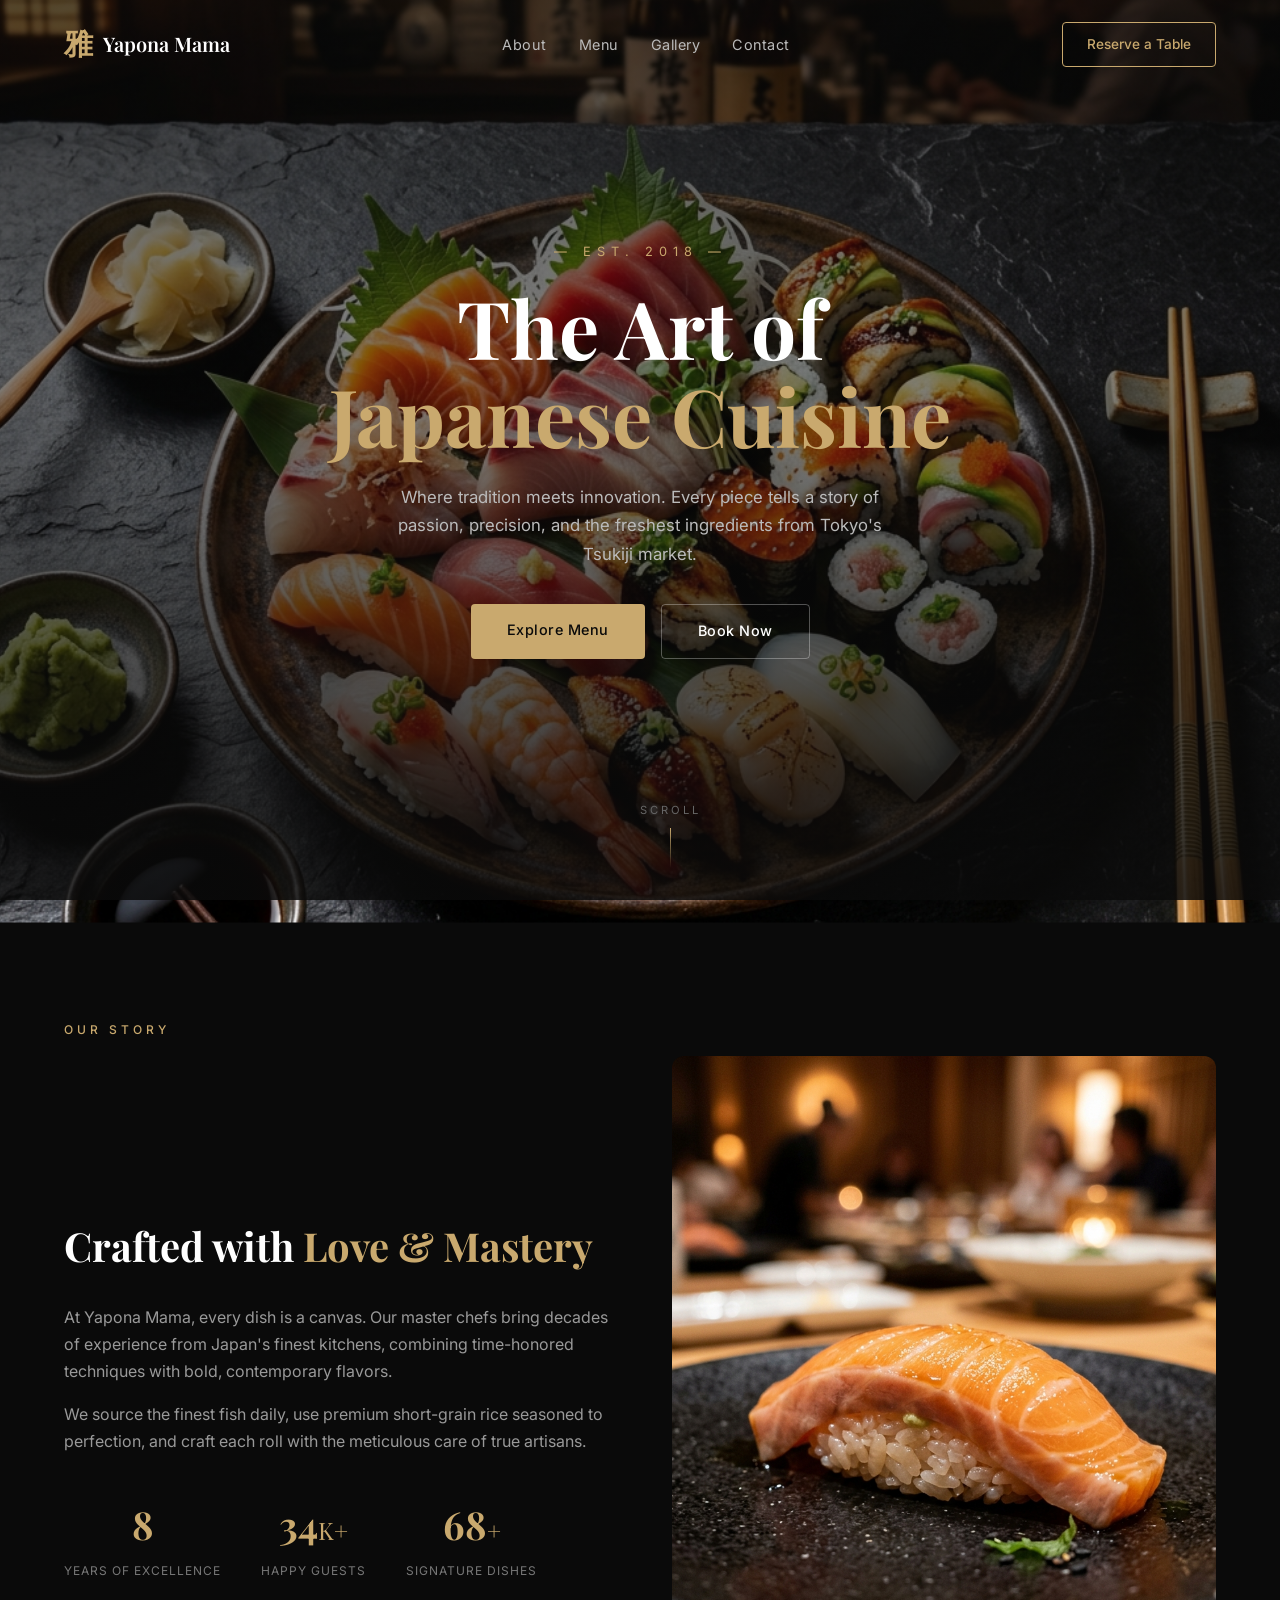
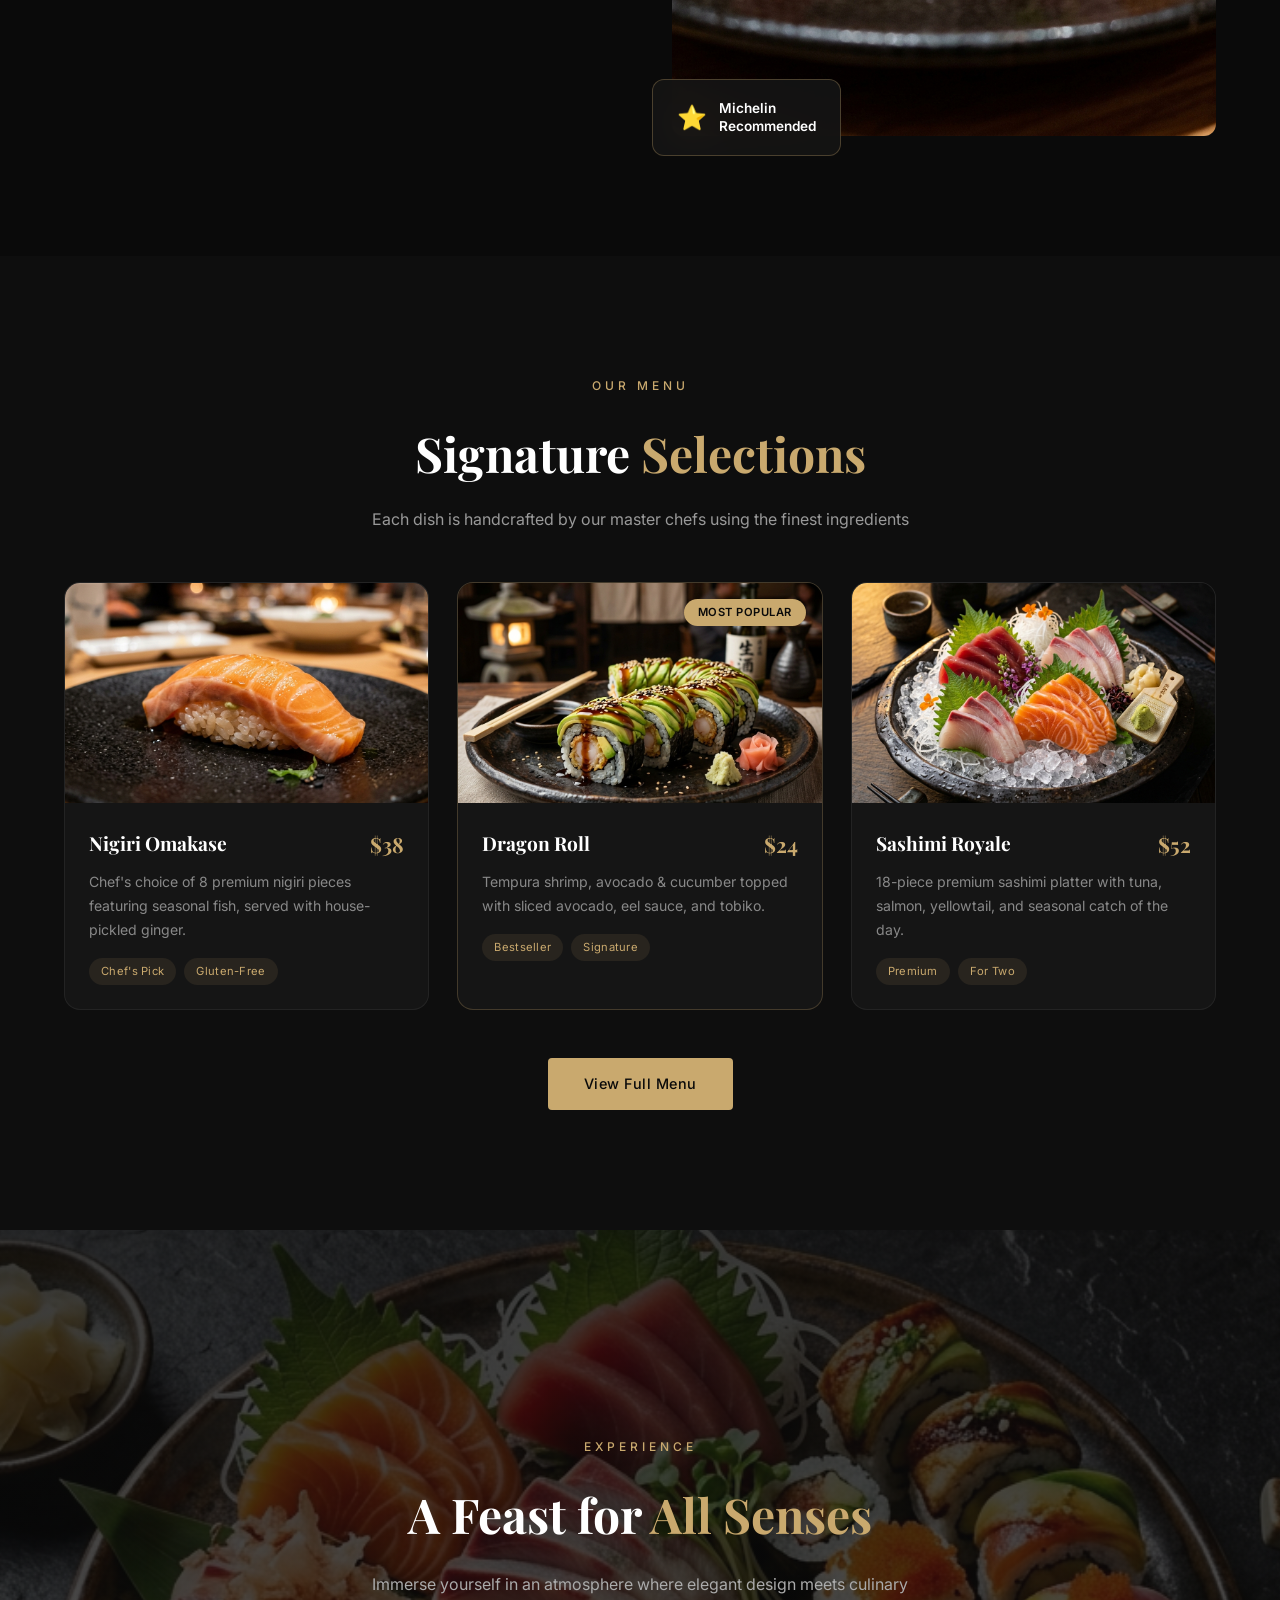
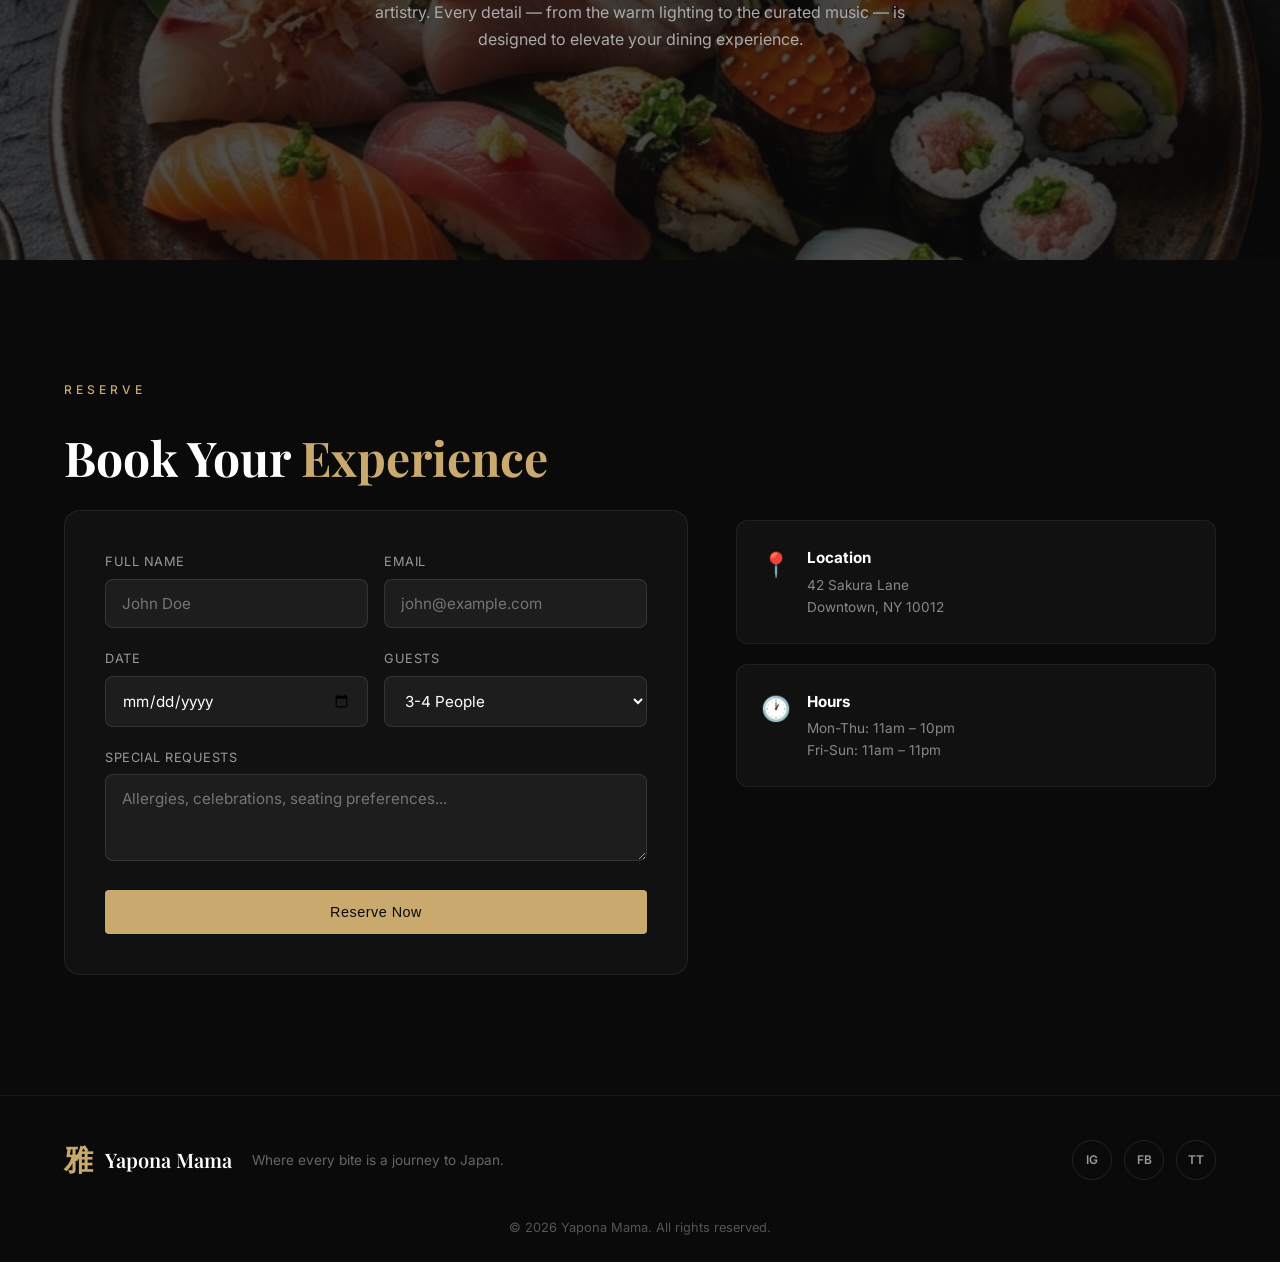
<file: index.html>
<!DOCTYPE html>
<html lang="en">
<head>
    <meta charset="UTF-8">
    <meta name="viewport" content="width=device-width, initial-scale=1.0">
    <meta name="description" content="Yapona Mama — Premium sushi & Japanese cuisine. Fresh ingredients, authentic recipes, unforgettable taste.">
    <title>Yapona Mama — Premium Sushi & Japanese Cuisine</title>
    <link rel="preconnect" href="https://fonts.googleapis.com">
    <link href="https://fonts.googleapis.com/css2?family=Playfair+Display:wght@400;600;700&family=Inter:wght@300;400;500;600&display=swap" rel="stylesheet">
    <link rel="stylesheet" href="style.css">
</head>
<body>
    <!-- Navigation -->
    <nav id="navbar">
        <div class="nav-container">
            <a href="#hero" class="logo">
                <span class="logo-jp">雅</span>
                <span class="logo-text">Yapona Mama</span>
            </a>
            <ul class="nav-links" id="navLinks">
                <li><a href="#about">About</a></li>
                <li><a href="#menu">Menu</a></li>
                <li><a href="#gallery">Gallery</a></li>
                <li><a href="#contact">Contact</a></li>
            </ul>
            <a href="#contact" class="nav-cta">Reserve a Table</a>
            <button class="hamburger" id="hamburger" aria-label="Toggle menu"> 
                <span></span><span></span><span></span>
            </button>
        </div>
    </nav>

    <!-- Hero Section -->
    <section id="hero">
        <div class="hero-bg">
            <img src="images/hero.png" alt="Premium sushi platter" />
        </div>
        <div class="hero-overlay"></div>
        <div class="hero-content">
            <p class="hero-tagline">— Est. 2018 —</p>
            <h1>The Art of<br><span class="highlight">Japanese Cuisine</span></h1>
            <p class="hero-desc">Where tradition meets innovation. Every piece tells a story of passion, precision, and the freshest ingredients from Tokyo's Tsukiji market.</p>
            <div class="hero-buttons">
                <a href="#menu" class="btn btn-primary">Explore Menu</a>
                <a href="#contact" class="btn btn-outline">Book Now</a>
            </div>
        </div>
        <div class="scroll-indicator">
            <span>Scroll</span>
            <div class="scroll-line"></div>
        </div>
    </section>

    <!-- About Section -->
    <section id="about">
        <div class="container">
            <div class="section-label">Our Story</div>
            <div class="about-grid">
                <div class="about-text">
                    <h2>Crafted with <span class="highlight">Love & Mastery</span></h2>
                    <p>At Yapona Mama, every dish is a canvas. Our master chefs bring decades of experience from Japan's finest kitchens, combining time-honored techniques with bold, contemporary flavors.</p>
                    <p>We source the finest fish daily, use premium short-grain rice seasoned to perfection, and craft each roll with the meticulous care of true artisans.</p>
                    <div class="stats-row">
                        <div class="stat">
                            <span class="stat-number" data-target="8">0</span>
                            <span class="stat-label">Years of Excellence</span>
                        </div>
                        <div class="stat">
                            <span class="stat-number" data-target="50">0</span><span class="stat-suffix">K+</span>
                            <span class="stat-label">Happy Guests</span>
                        </div>
                        <div class="stat">
                            <span class="stat-number" data-target="120">0</span><span class="stat-suffix">+</span>
                            <span class="stat-label">Signature Dishes</span>
                        </div>
                    </div>
                </div>
                <div class="about-image">
                    <img src="images/nigiri.png" alt="Fresh nigiri sushi" />
                    <div class="about-badge">
                        <span class="badge-icon">⭐</span>
                        <span>Michelin<br>Recommended</span>
                    </div>
                </div>
            </div>
        </div>
    </section>

    <!-- Menu Section -->
    <section id="menu">
        <div class="container">
            <div class="section-label">Our Menu</div>
            <h2 class="section-title">Signature <span class="highlight">Selections</span></h2>
            <p class="section-subtitle">Each dish is handcrafted by our master chefs using the finest ingredients</p>
            <div class="menu-grid">
                <div class="menu-card">
                    <div class="menu-card-img"><img src="images/nigiri.png" alt="Nigiri Selection"/></div>
                    <div class="menu-card-body">
                        <div class="menu-card-header">
                            <h3>Nigiri Omakase</h3>
                            <span class="price">$38</span>
                        </div>
                        <p>Chef's choice of 8 premium nigiri pieces featuring seasonal fish, served with house-pickled ginger.</p>
                        <div class="menu-tags"><span>Chef's Pick</span><span>Gluten-Free</span></div>
                    </div>
                </div>
                <div class="menu-card featured">
                    <div class="menu-card-badge">Most Popular</div>
                    <div class="menu-card-img"><img src="images/maki.png" alt="Dragon Roll"/></div>
                    <div class="menu-card-body">
                        <div class="menu-card-header">
                            <h3>Dragon Roll</h3>
                            <span class="price">$24</span>
                        </div>
                        <p>Tempura shrimp, avocado & cucumber topped with sliced avocado, eel sauce, and tobiko.</p>
                        <div class="menu-tags"><span>Bestseller</span><span>Signature</span></div>
                    </div>
                </div>
                <div class="menu-card">
                    <div class="menu-card-img"><img src="images/sashimi.png" alt="Sashimi Platter"/></div>
                    <div class="menu-card-body">
                        <div class="menu-card-header">
                            <h3>Sashimi Royale</h3>
                            <span class="price">$52</span>
                        </div>
                        <p>18-piece premium sashimi platter with tuna, salmon, yellowtail, and seasonal catch of the day.</p>
                        <div class="menu-tags"><span>Premium</span><span>For Two</span></div>
                    </div>
                </div>
            </div>
            <div class="menu-cta">
                <a href="#" class="btn btn-primary">View Full Menu</a>
            </div>
        </div>
    </section>

    <!-- Gallery / Parallax -->
    <section id="gallery">
        <div class="gallery-parallax">
            <img src="images/hero.png" alt="Sushi gallery" />
        </div>
        <div class="gallery-overlay"></div>
        <div class="gallery-content">
            <div class="section-label light">Experience</div>
            <h2>A Feast for <span class="highlight">All Senses</span></h2>
            <p>Immerse yourself in an atmosphere where elegant design meets culinary artistry. Every detail — from the warm lighting to the curated music — is designed to elevate your dining experience.</p>
        </div>
    </section>

    <!-- Contact / Reservation Section -->
    <section id="contact">
        <div class="container">
            <div class="section-label">Reserve</div>
            <h2 class="section-title">Book Your <span class="highlight">Experience</span></h2>
            <div class="contact-grid">
                <form class="reservation-form" id="reservationForm">
                    <div class="form-row">
                        <div class="form-group">
                            <label for="name">Full Name</label>
                            <input type="text" id="name" placeholder="John Doe" required />
                        </div>
                        <div class="form-group">
                            <label for="email">Email</label>
                            <input type="email" id="email" placeholder="john@example.com" required />
                        </div>
                    </div>
                    <div class="form-row">
                        <div class="form-group">
                            <label for="date">Date</label>
                            <input type="date" id="date" required />
                        </div>
                        <div class="form-group">
                            <label for="guests">Guests</label>
                            <select id="guests">
                                <option>1 Person</option>
                                <option>2 People</option>
                                <option selected>3-4 People</option>
                                <option>5-6 People</option>
                                <option>7+ People</option>
                            </select>
                        </div>
                    </div>
                    <div class="form-group">
                        <label for="message">Special Requests</label>
                        <textarea id="message" rows="3" placeholder="Allergies, celebrations, seating preferences..."></textarea>
                    </div>
                    <button type="submit" class="btn btn-primary btn-full">Reserve Now</button>
                </form>
                <div class="contact-info">
                    <div class="info-card">
                        <div class="info-icon">📍</div>
                        <div><h4>Location</h4><p>42 Sakura Lane<br>Downtown, NY 10012</p></div>
                    </div>
                    <div class="info-card">
                        <div class="info-icon">🕐</div>
                        <div><h4>Hours</h4><p>Mon-Thu: 11am – 10pm<br>Fri-Sun: 11am – 11pm</p></div>
                    </div>
                    <div class="info-card">
                        <div class="info-icon">📞</div>
                        <div><h4>Contact</h4><p>+1 (555) 012-3456<br>hello@yaponamama.com</p></div>
                    </div>
                </div>
            </div>
        </div>
    </section>

    <!-- Footer -->
    <footer id="footer">
        <div class="container">
            <div class="footer-top">
                <div class="footer-brand">
                    <span class="logo-jp">雅</span>
                    <span class="logo-text">Yapona Mama</span>
                    <p>Where every bite is a journey to Japan.</p>
                </div>
                <div class="footer-social">
                    <a href="#" aria-label="Instagram">IG</a>
                    <a href="#" aria-label="Facebook">FB</a>
                    <a href="#" aria-label="TikTok">TT</a>
                </div>
            </div>
            <div class="footer-bottom">
                <p>&copy; 2026 Yapona Mama. All rights reserved.</p>
            </div>
        </div>
    </footer>

    <script src="script.js"></script>
</body>
</html>
</file>
<file: style.css>
/* ===== Reset & Base ===== */
*, *::before, *::after { margin: 0; padding: 0; box-sizing: border-box; }
html { scroll-behavior: smooth; }
body {
    font-family: 'Inter', sans-serif;
    background: #0a0a0a;
    color: #e0ddd5;
    overflow-x: hidden;
    line-height: 1.7;
}
a { text-decoration: none; color: inherit; }
img { max-width: 100%; display: block; }
.container { max-width: 1200px; margin: 0 auto; padding: 0 24px; }
.highlight { color: #c9a96e; }
.section-label {
    font-size: 0.75rem; letter-spacing: 4px; text-transform: uppercase;
    color: #c9a96e; margin-bottom: 16px; font-weight: 500;
}
.section-label.light { color: #c9a96e; }
.section-title { font-family: 'Playfair Display', serif; font-size: clamp(2rem, 5vw, 3rem); margin-bottom: 12px; color: #fff; }
.section-subtitle { color: #999; max-width: 540px; margin: 0 auto 48px; text-align: center; }

/* ===== Navbar ===== */
#navbar {
    position: fixed; top: 0; left: 0; width: 100%; z-index: 1000;
    padding: 20px 0; transition: all 0.4s ease;
}
#navbar.scrolled {
    background: rgba(10,10,10,0.92); backdrop-filter: blur(20px);
    padding: 12px 0; box-shadow: 0 2px 40px rgba(0,0,0,0.5);
}
.nav-container {
    max-width: 1200px; margin: 0 auto; padding: 0 24px;
    display: flex; align-items: center; justify-content: space-between;
}
.logo { display: flex; align-items: center; gap: 10px; }
.logo-jp { font-size: 1.8rem; color: #c9a96e; font-weight: 700; }
.logo-text { font-family: 'Playfair Display', serif; font-size: 1.25rem; color: #fff; font-weight: 600; }
.nav-links { display: flex; list-style: none; gap: 32px; }
.nav-links a {
    font-size: 0.9rem; font-weight: 400; color: #bbb; letter-spacing: 0.5px;
    transition: color 0.3s; position: relative;
}
.nav-links a::after {
    content: ''; position: absolute; bottom: -4px; left: 0; width: 0;
    height: 1px; background: #c9a96e; transition: width 0.3s;
}
.nav-links a:hover { color: #fff; }
.nav-links a:hover::after { width: 100%; }
.nav-cta {
    font-size: 0.85rem; padding: 10px 24px; border: 1px solid #c9a96e;
    color: #c9a96e; border-radius: 4px; transition: all 0.3s; font-weight: 500;
}
.nav-cta:hover { background: #c9a96e; color: #0a0a0a; }
.hamburger { display: none; background: none; border: none; cursor: pointer; flex-direction: column; gap: 5px; }
.hamburger span { display: block; width: 24px; height: 2px; background: #fff; transition: all 0.3s; }

/* ===== Hero ===== */
#hero {
    position: relative; height: 100vh; min-height: 600px;
    display: flex; align-items: center; justify-content: center; text-align: center;
}
.hero-bg { position: absolute; inset: 0; }
.hero-bg img { width: 100%; height: 100%; object-fit: cover; transform: scale(1.05); }
.hero-overlay {
    position: absolute; inset: 0;
    background: linear-gradient(to bottom, rgba(10,10,10,0.7) 0%, rgba(10,10,10,0.5) 40%, rgba(10,10,10,0.85) 100%);
}
.hero-content { position: relative; z-index: 2; max-width: 720px; padding: 0 24px; }
.hero-tagline {
    font-size: 0.8rem; letter-spacing: 6px; text-transform: uppercase;
    color: #c9a96e; margin-bottom: 20px;
    animation: fadeUp 1s ease 0.2s both;
}
.hero-content h1 {
    font-family: 'Playfair Display', serif; font-size: clamp(2.8rem, 7vw, 5rem);
    font-weight: 700; line-height: 1.1; color: #fff; margin-bottom: 24px;
    animation: fadeUp 1s ease 0.4s both;
}
.hero-desc {
    font-size: 1.05rem; color: #bbb; max-width: 520px; margin: 0 auto 36px;
    animation: fadeUp 1s ease 0.6s both;
}
.hero-buttons { display: flex; gap: 16px; justify-content: center; animation: fadeUp 1s ease 0.8s both; }

/* Buttons */
.btn {
    display: inline-block; padding: 14px 36px; font-size: 0.9rem; font-weight: 500;
    border-radius: 4px; cursor: pointer; transition: all 0.3s; border: none; letter-spacing: 0.5px;
}
.btn-primary { background: #c9a96e; color: #0a0a0a; }
.btn-primary:hover { background: #dab96e; transform: translateY(-2px); box-shadow: 0 8px 30px rgba(201,169,110,0.3); }
.btn-outline { border: 1px solid rgba(255,255,255,0.3); color: #fff; background: transparent; }
.btn-outline:hover { border-color: #fff; background: rgba(255,255,255,0.05); }
.btn-full { width: 100%; text-align: center; }

.scroll-indicator {
    position: absolute; bottom: 32px; left: 50%; transform: translateX(-50%);
    display: flex; flex-direction: column; align-items: center; gap: 8px; z-index: 2;
    animation: fadeUp 1s ease 1s both;
}
.scroll-indicator span { font-size: 0.7rem; letter-spacing: 3px; text-transform: uppercase; color: #666; }
.scroll-line { width: 1px; height: 40px; background: linear-gradient(to bottom, #c9a96e, transparent); animation: scrollPulse 2s ease infinite; }

/* ===== About ===== */
#about { padding: 120px 0; }
.about-grid { display: grid; grid-template-columns: 1fr 1fr; gap: 64px; align-items: center; }
.about-text h2 { font-family: 'Playfair Display', serif; font-size: clamp(1.8rem, 4vw, 2.5rem); color: #fff; margin-bottom: 24px; }
.about-text p { color: #999; margin-bottom: 16px; }
.stats-row { display: flex; gap: 40px; margin-top: 36px; }
.stat { text-align: center; }
.stat-number { font-family: 'Playfair Display', serif; font-size: 2.4rem; color: #c9a96e; font-weight: 700; }
.stat-suffix { font-family: 'Playfair Display', serif; font-size: 1.5rem; color: #c9a96e; }
.stat-label { display: block; font-size: 0.75rem; color: #777; margin-top: 4px; letter-spacing: 1px; text-transform: uppercase; }
.about-image { position: relative; }
.about-image img { border-radius: 12px; aspect-ratio: 4/5; object-fit: cover; }
.about-badge {
    position: absolute; bottom: -20px; left: -20px;
    background: rgba(20,20,20,0.9); backdrop-filter: blur(16px);
    border: 1px solid rgba(201,169,110,0.3); border-radius: 12px;
    padding: 20px 24px; display: flex; align-items: center; gap: 12px;
    font-size: 0.85rem; font-weight: 600; color: #fff; line-height: 1.3;
}
.badge-icon { font-size: 1.5rem; }

/* ===== Menu ===== */
#menu { padding: 120px 0; text-align: center; background: #0e0e0e; }
.menu-grid { display: grid; grid-template-columns: repeat(3, 1fr); gap: 28px; margin-bottom: 48px; }
.menu-card {
    background: rgba(255,255,255,0.03); border: 1px solid rgba(255,255,255,0.06);
    border-radius: 16px; overflow: hidden; transition: all 0.4s ease; position: relative; text-align: left;
}
.menu-card:hover { transform: translateY(-8px); border-color: rgba(201,169,110,0.3); box-shadow: 0 20px 60px rgba(0,0,0,0.4); }
.menu-card.featured { border-color: rgba(201,169,110,0.25); }
.menu-card-badge {
    position: absolute; top: 16px; right: 16px; z-index: 2;
    background: #c9a96e; color: #0a0a0a; padding: 4px 14px;
    border-radius: 20px; font-size: 0.7rem; font-weight: 600; letter-spacing: 0.5px; text-transform: uppercase;
}
.menu-card-img { height: 220px; overflow: hidden; }
.menu-card-img img { width: 100%; height: 100%; object-fit: cover; transition: transform 0.6s ease; }
.menu-card:hover .menu-card-img img { transform: scale(1.08); }
.menu-card-body { padding: 24px; }
.menu-card-header { display: flex; justify-content: space-between; align-items: flex-start; margin-bottom: 8px; }
.menu-card-header h3 { font-family: 'Playfair Display', serif; font-size: 1.2rem; color: #fff; }
.price { font-family: 'Playfair Display', serif; font-size: 1.3rem; color: #c9a96e; font-weight: 700; }
.menu-card-body p { font-size: 0.88rem; color: #888; margin-bottom: 16px; }
.menu-tags { display: flex; gap: 8px; }
.menu-tags span {
    font-size: 0.7rem; padding: 4px 12px; border-radius: 20px;
    background: rgba(201,169,110,0.1); color: #c9a96e; letter-spacing: 0.3px;
}
.menu-cta { text-align: center; }

/* ===== Gallery Parallax ===== */
#gallery {
    position: relative; height: 70vh; min-height: 400px;
    display: flex; align-items: center; justify-content: center; text-align: center;
    overflow: hidden;
}
.gallery-parallax { position: absolute; inset: -20%; }
.gallery-parallax img { width: 100%; height: 100%; object-fit: cover; }
.gallery-overlay {
    position: absolute; inset: 0;
    background: linear-gradient(to bottom, rgba(10,10,10,0.8), rgba(10,10,10,0.7));
}
.gallery-content { position: relative; z-index: 2; max-width: 600px; padding: 0 24px; }
.gallery-content h2 { font-family: 'Playfair Display', serif; font-size: clamp(2rem, 5vw, 3rem); color: #fff; margin-bottom: 16px; }
.gallery-content p { color: #aaa; }

/* ===== Contact ===== */
#contact { padding: 120px 0; }
.contact-grid { display: grid; grid-template-columns: 1.3fr 1fr; gap: 48px; align-items: start; }
.reservation-form {
    background: rgba(255,255,255,0.03); border: 1px solid rgba(255,255,255,0.08);
    border-radius: 16px; padding: 40px;
}
.form-row { display: grid; grid-template-columns: 1fr 1fr; gap: 16px; }
.form-group { margin-bottom: 20px; }
.form-group label { display: block; font-size: 0.8rem; color: #999; margin-bottom: 6px; letter-spacing: 0.5px; text-transform: uppercase; }
.form-group input, .form-group select, .form-group textarea {
    width: 100%; padding: 14px 16px; background: rgba(255,255,255,0.05);
    border: 1px solid rgba(255,255,255,0.1); border-radius: 8px;
    color: #fff; font-family: 'Inter', sans-serif; font-size: 0.95rem;
    transition: border-color 0.3s;
}
.form-group input:focus, .form-group select:focus, .form-group textarea:focus {
    outline: none; border-color: #c9a96e;
}
.form-group select { cursor: pointer; }
.form-group select option { background: #1a1a1a; }
.contact-info { display: flex; flex-direction: column; gap: 20px; padding-top: 10px; }
.info-card {
    display: flex; gap: 16px; align-items: flex-start;
    background: rgba(255,255,255,0.03); border: 1px solid rgba(255,255,255,0.06);
    border-radius: 12px; padding: 24px; transition: border-color 0.3s;
}
.info-card:hover { border-color: rgba(201,169,110,0.3); }
.info-icon { font-size: 1.5rem; }
.info-card h4 { font-size: 0.95rem; color: #fff; margin-bottom: 4px; }
.info-card p { font-size: 0.85rem; color: #888; line-height: 1.6; }

/* ===== Footer ===== */
#footer { border-top: 1px solid rgba(255,255,255,0.06); padding: 40px 0 24px; }
.footer-top { display: flex; justify-content: space-between; align-items: center; margin-bottom: 32px; }
.footer-brand { display: flex; align-items: center; gap: 12px; }
.footer-brand p { color: #666; font-size: 0.85rem; margin-left: 8px; }
.footer-social { display: flex; gap: 12px; }
.footer-social a {
    width: 40px; height: 40px; border: 1px solid rgba(255,255,255,0.1);
    border-radius: 50%; display: flex; align-items: center; justify-content: center;
    font-size: 0.75rem; color: #999; font-weight: 600; transition: all 0.3s;
}
.footer-social a:hover { border-color: #c9a96e; color: #c9a96e; }
.footer-bottom { text-align: center; font-size: 0.8rem; color: #555; }

/* ===== Animations ===== */
@keyframes fadeUp {
    from { opacity: 0; transform: translateY(30px); }
    to { opacity: 1; transform: translateY(0); }
}
@keyframes scrollPulse {
    0%, 100% { opacity: 1; transform: scaleY(1); }
    50% { opacity: 0.4; transform: scaleY(0.6); }
}
.reveal { opacity: 0; transform: translateY(40px); transition: all 0.8s cubic-bezier(0.22, 1, 0.36, 1); }
.reveal.visible { opacity: 1; transform: translateY(0); }

/* ===== Responsive ===== */
@media (max-width: 900px) {
    .nav-links, .nav-cta { display: none; }
    .hamburger { display: flex; }
    .nav-links.open {
        display: flex; flex-direction: column; position: absolute;
        top: 100%; left: 0; width: 100%; background: rgba(10,10,10,0.95);
        backdrop-filter: blur(20px); padding: 24px; gap: 20px;
    }
    .about-grid { grid-template-columns: 1fr; gap: 40px; }
    .about-image { order: -1; }
    .menu-grid { grid-template-columns: 1fr; max-width: 420px; margin: 0 auto 48px; }
    .contact-grid { grid-template-columns: 1fr; }
    .stats-row { gap: 24px; }
    .footer-top { flex-direction: column; gap: 20px; text-align: center; }
    .footer-brand { flex-direction: column; }
}
</file>
